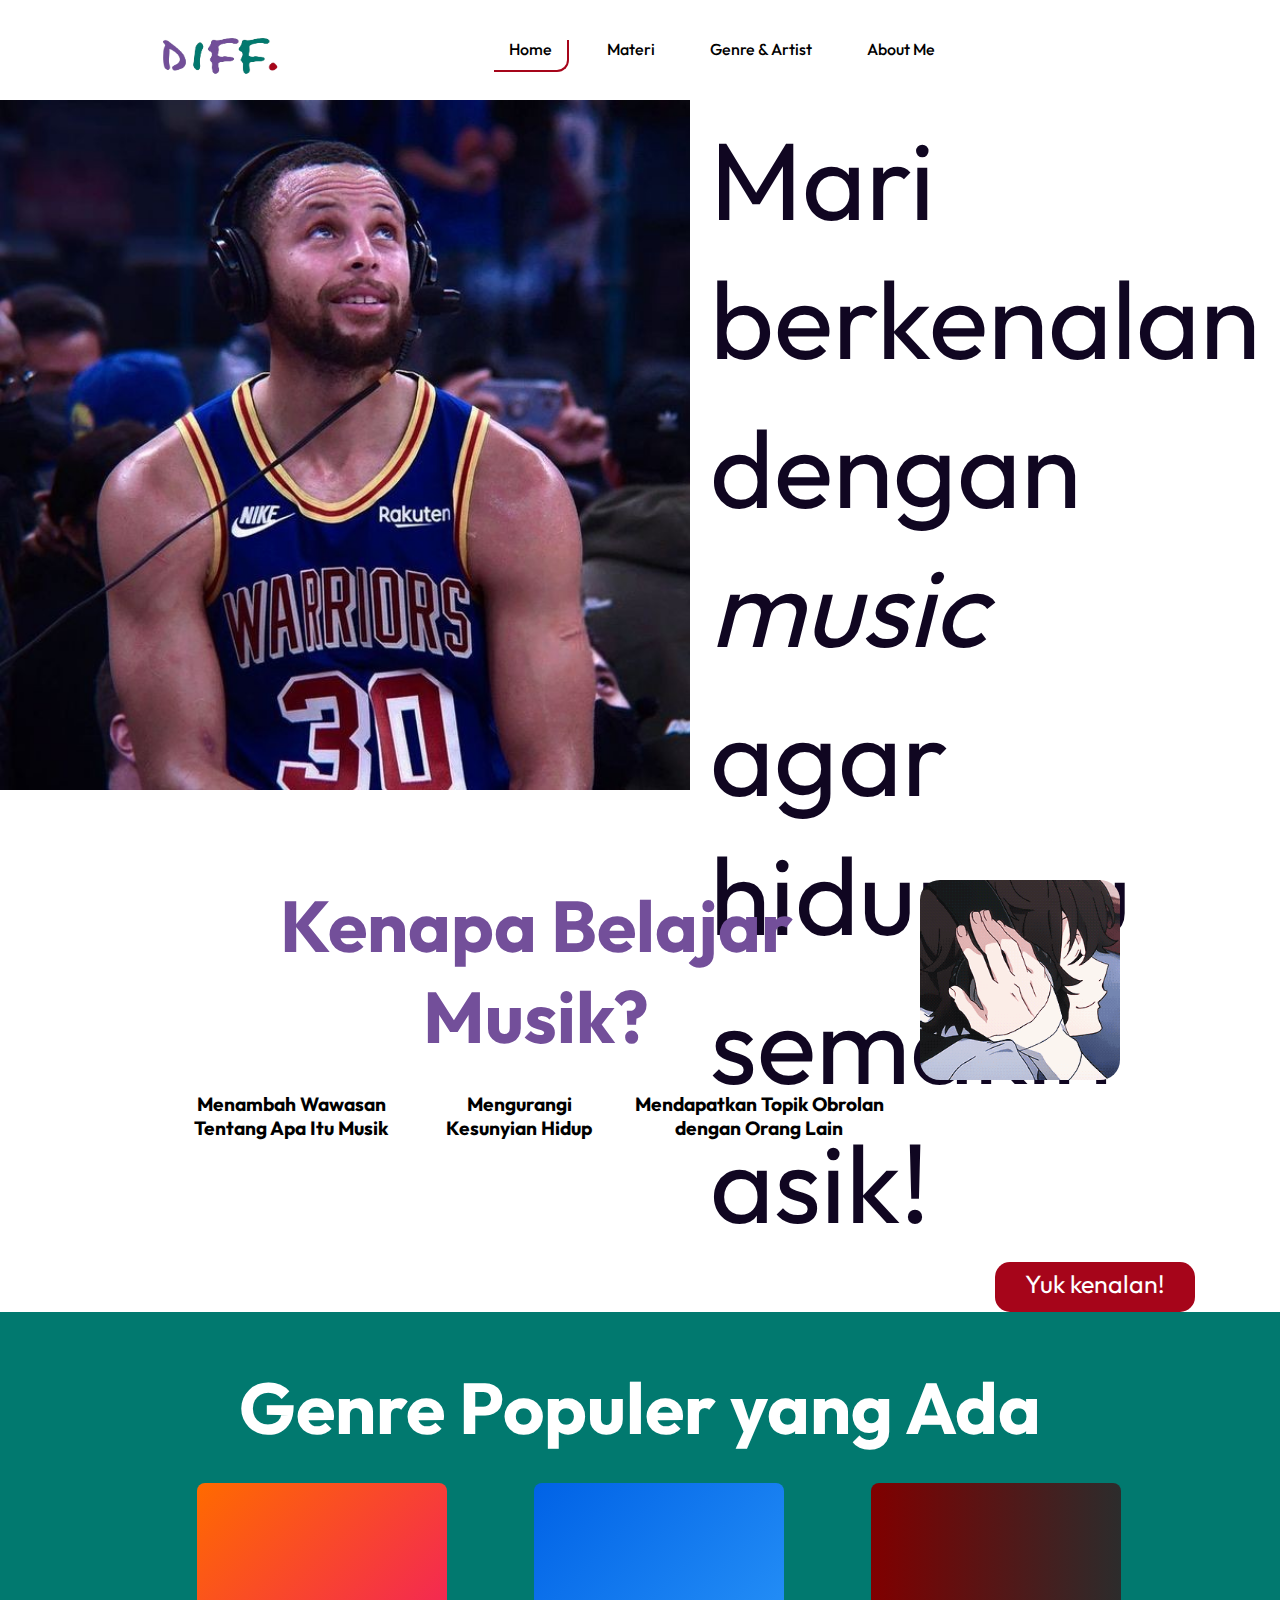
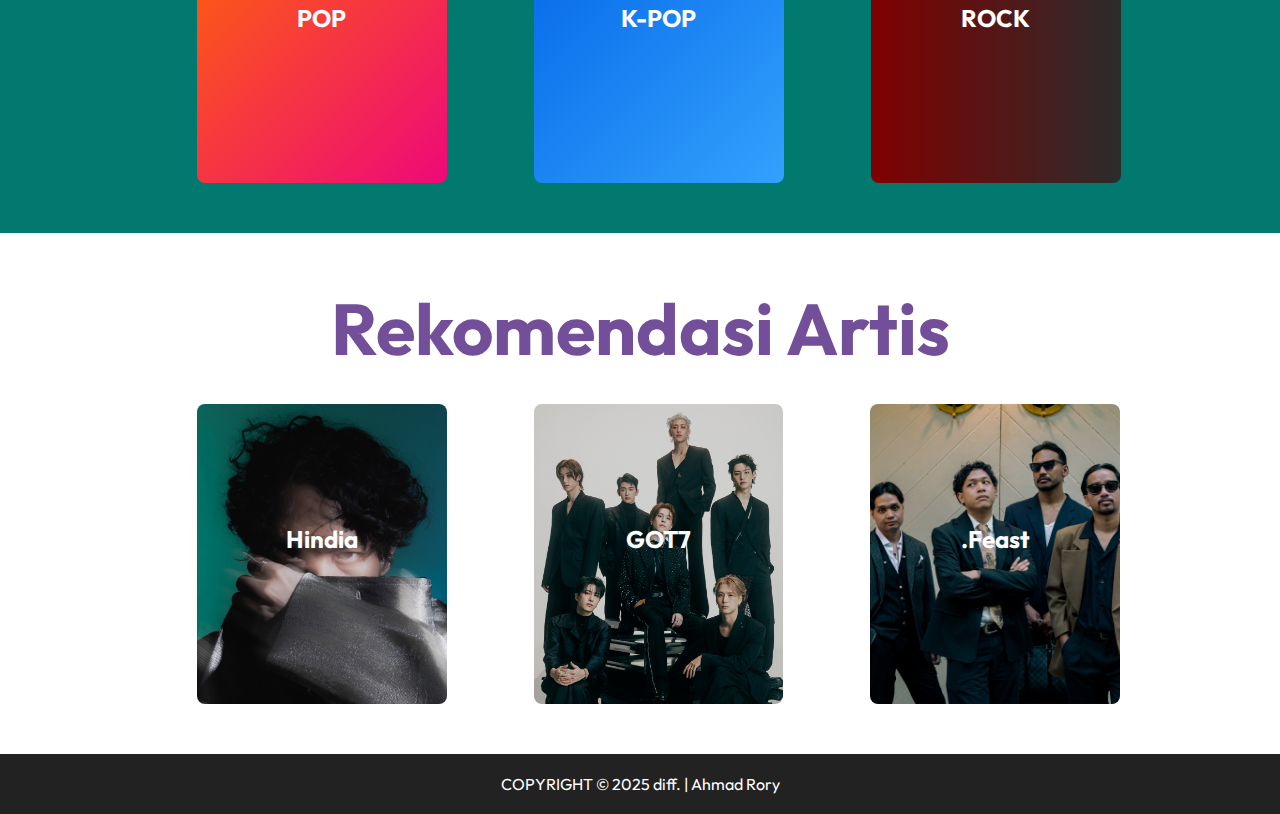
<file: index.html>
<!DOCTYPE html>
<html lang="id">
<head>
  <meta charset="UTF-8"/>
  <meta name="viewport" content="width=device-width, initial-scale=1.0"/>
  <title>Ahmad Rory</title>
  <link rel="stylesheet" href="rory.css"/>
  <link href="img/a.png" rel="shortcut icon">
  <link rel="preconnect" href="https://fonts.googleapis.com">
  <link rel="preconnect" href="https://fonts.gstatic.com" crossorigin>
  <link href="https://fonts.googleapis.com/css2?family=Outfit:wght@100..900&display=swap" rel="stylesheet">
</head>

<body>
  <div class="container">
    <nav>
      <div class="logo">
        <img src="img/difflogo.png" alt="Logo">
      </div>
      <div class="menu">
        <ul>
          <li><a href="index.html" class="active">Home</a></li>
          <li><a href="rorymateri.html">Materi</a></li>
          <li><a href="rorygenre.html">Genre &amp; Artist</a></li>
          <li><a href="roryabout.html">About Me</a></li>
        </ul>
      </div>
    </nav>
  </div>

  <section class="atasan">
    <div class="atasan-inner">
      <div class="atasangam">
        <img src="img/curry.jpg">
      </div>
      <div class="atasantek">
        <p>Mari berkenalan</p>
        <p>dengan <i>music</i></p>
        <p>agar hidupmu</p>
        <p>semakin asik!</p>
        <div class="start">
          <a href="rorymateri.html">Yuk kenalan!</a>
        </div>
      </div>
    </div>
  </section>

  <section class="kenapa">
    <div class="kenapa-inner">
      <div class="kenapatek">
        <h1>Kenapa Belajar Musik?</h1>
        <div class="kenapatekk">
            <div class="kt1">
                <h4>Menambah Wawasan Tentang Apa Itu Musik</h4>
            </div>
            <div class="kt2">
                <h4>Mengurangi Kesunyian Hidup</h4>
            </div>
            <div class="kt3">
                <h4>Mendapatkan Topik Obrolan dengan Orang Lain</h4>
            </div>
        </div>
      </div>
      <div class="kenapagam">
        <img src="img/osdazzg.gif" alt="Ilustrasi Kenapa">
      </div>
    </div>
  </section>

  <section class="genpop">
    <div class="genpop-inner">
      <h1>Genre Populer yang Ada</h1>
      <div class="gencard">
        <a href="rorypop.html" class="card-link">
            <div class="genpop1">
                <h2>POP</h2>
            </div>
        </a>
        <a href="rorykpop.html" class="card-link">
            <div class="genpop2">
                <h2>K-POP</h2>
            </div>
        </a>
        <a href="roryhh.html" class="card-link">
            <div class="genpop3">
                <h2>ROCK</h2>
            </div>
        </a>
      </div>
    </div>
  </section>

  <section class="artisrec">
    <div class="artisrec-inner">
        <h1>Rekomendasi Artis</h1>
        <div class="artcard">
            <div class="artrec1">
                <h2>Hindia</h2>
            </div>
            <div class="artrec2">
                <h2>GOT7</h2>
            </div>
            <div class="artrec3">
                <h2>.Feast</h2>
            </div>
        </div>
    </div>
  </section>

  <footer>
    <p>COPYRIGHT &copy; 2025 diff. | 
    <a href="https://www.instagram.com/finetudei/" target="_blank">Ahmad Rory</a></p>
  </footer>
</body>
</html>
</file>
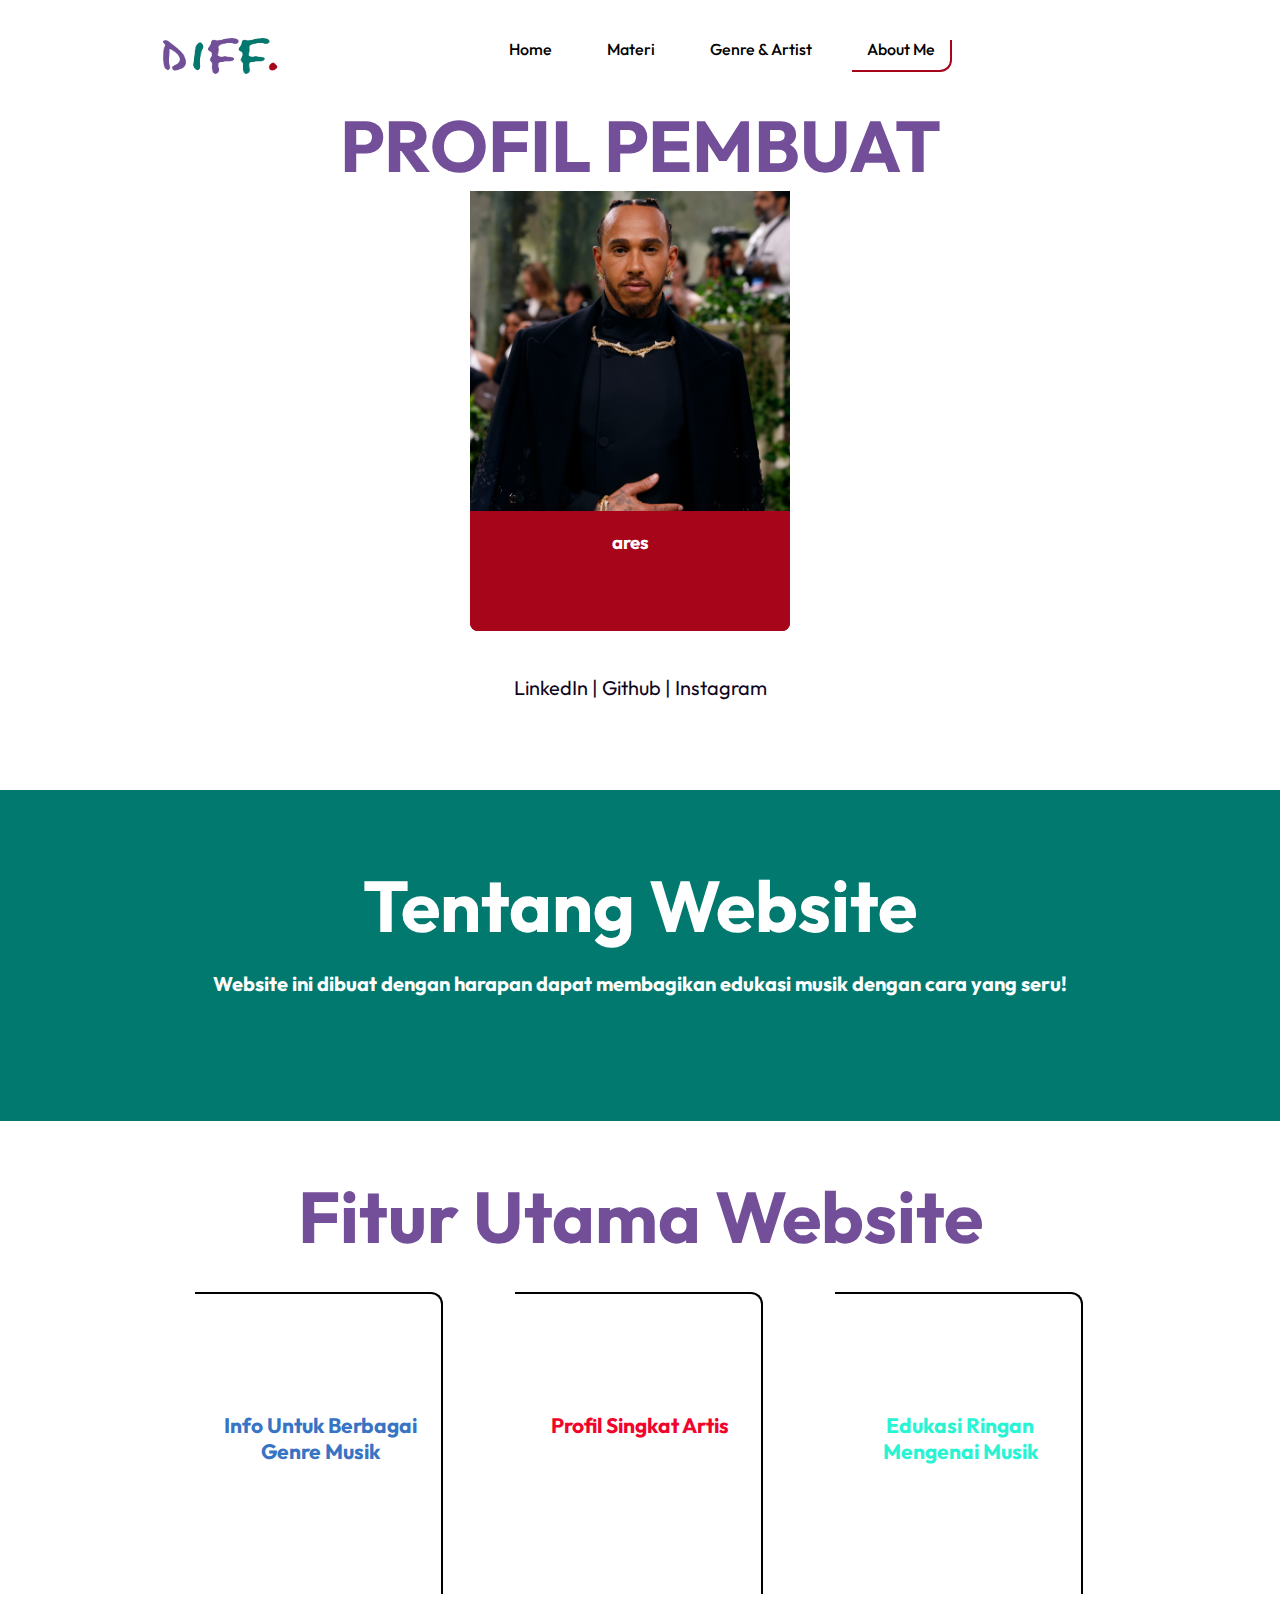
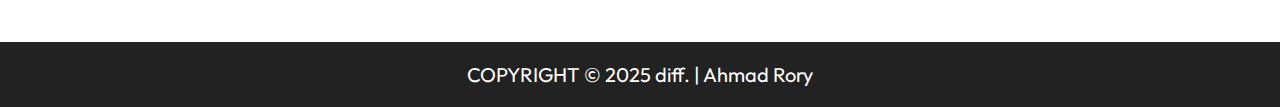
<file: roryabout.html>
<!DOCTYPE html>
<html lang="id">
<head>
  <meta charset="UTF-8"/>
  <meta name="viewport" content="width=device-width, initial-scale=1.0"/>
  <title>Ahmad Rory</title>
  <link rel="stylesheet" href="roryabout.css"/>
  <link href="img/a.png" rel="shortcut icon">
  <link rel="preconnect" href="https://fonts.googleapis.com">
  <link rel="preconnect" href="https://fonts.gstatic.com" crossorigin>
  <link href="https://fonts.googleapis.com/css2?family=Outfit:wght@100..900&display=swap" rel="stylesheet">
</head>

<body>
  <div class="container">
    <nav>
      <div class="logo">
        <img src="img/difflogo.png" alt="Logo">
      </div>
      <div class="menu">
        <ul>
          <li><a href="index.html">Home</a></li>
          <li><a href="rorymateri.html">Materi</a></li>
          <li><a href="rorygenre.html">Genre &amp; Artist</a></li>
          <li><a href="roryabout.html" class="active">About Me</a></li>
        </ul>
      </div>
    </nav>
  </div>

  <section class="profil">
    <div class="profil-inner">
        <h1>PROFIL PEMBUAT</h1>
        <div class="prof">
          <div class="profgam">
            <img src="img/xnda.jpg">
          </div>
          <div class="proftek">
            <h3>ares</h3>
          </div>
        </div>
        <p><a href="https://www.linkedin.com/in/ahmadrory">LinkedIn</a> | <a href="https://github.com/arescnvs">Github</a>
          | <a href="https://www.instagram.com/finetudei/">Instagram</a>
        </p>
    </div>
  </section>

  <section class="boutta">
    <div class="boutta-inner">
        <h1>Tentang Website</h1>
        <h4>Website ini dibuat dengan harapan dapat membagikan edukasi musik dengan cara yang seru!
        </h4>
    </div>
  </section>

  <section class="fitur">
    <div class="fitur-inner">
        <h1>Fitur Utama Website</h1>
        <div class="fitcard">
            <div class="fit1">
                <h4>Info Untuk Berbagai Genre Musik</h4>
            </div>
            <div class="fit2">
                <h4>Profil Singkat Artis</h4>
            </div>
            <div class="fit3">
                <h4>Edukasi Ringan Mengenai Musik</h4>
            </div>
        </div>
    </div>
  </section>

  <footer>
    <p>COPYRIGHT &copy; 2025 diff. | 
    <a href="https://www.instagram.com/finetudei/" target="_blank">Ahmad Rory</a></p>
  </footer>
</body>
</html>
</file>
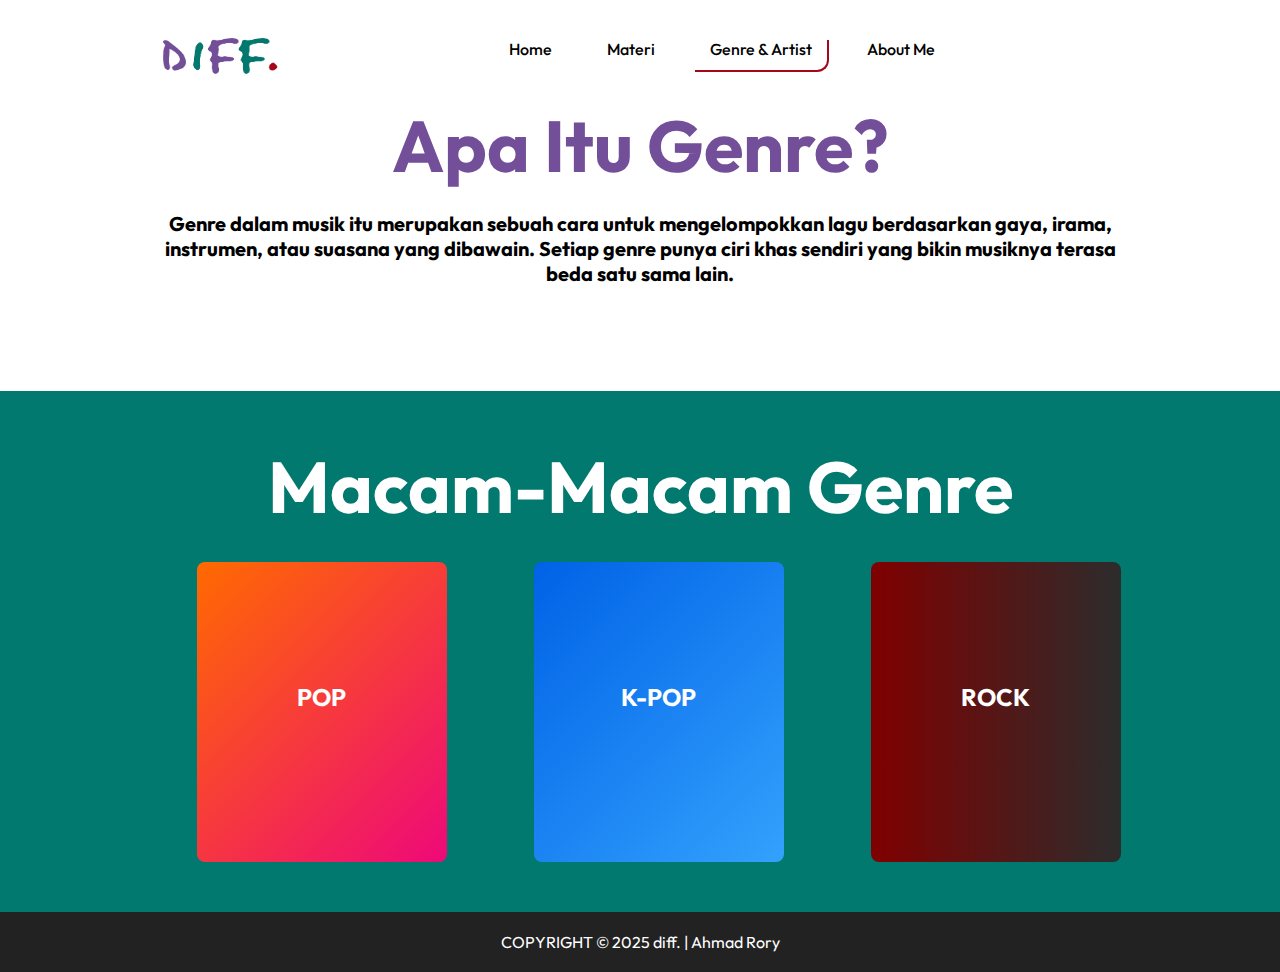
<file: rorygenre.html>
<!DOCTYPE html>
<html lang="id">
<head>
  <meta charset="UTF-8"/>
  <meta name="viewport" content="width=device-width, initial-scale=1.0"/>
  <title>Ahmad Rory</title>
  <link rel="stylesheet" href="rorygenre.css"/>
  <link href="img/a.png" rel="shortcut icon">
  <link rel="preconnect" href="https://fonts.googleapis.com">
  <link rel="preconnect" href="https://fonts.gstatic.com" crossorigin>
  <link href="https://fonts.googleapis.com/css2?family=Outfit:wght@100..900&display=swap" rel="stylesheet">
</head>

<body>
  <div class="container">
    <nav>
      <div class="logo">
        <img src="img/difflogo.png" alt="Logo">
      </div>
      <div class="menu">
        <ul>
          <li><a href="index.html">Home</a></li>
          <li><a href="rorymateri.html">Materi</a></li>
          <li><a href="rorygenre.html" class="active">Genre &amp; Artist</a></li>
          <li><a href="roryabout.html">About Me</a></li>
        </ul>
      </div>
    </nav>
  </div>

  <section class="penjelasan">
    <div class="penjelasan-inner">
        <h1>Apa Itu Genre?</h1>
        <h4>Genre dalam musik itu merupakan sebuah cara untuk mengelompokkan lagu berdasarkan gaya, irama, instrumen, atau suasana yang dibawain. 
            Setiap genre punya ciri khas sendiri yang bikin musiknya terasa beda satu sama lain.
        </h4>
    </div>
  </section>

  <section class="genre">
    <div class="genre-inner">
      <h1>Macam-Macam Genre</h1>
      <div class="gecard">
        <a href="rorypop.html" class="card-link">
            <div class="genre1">
                <h2>POP</h2>
            </div>
        </a>
        <a href="rorykpop.html" class="card-link">
            <div class="genre2">
                <h2>K-POP</h2>
            </div>
        </a>
        <a href="roryhh.html" class="card-link">
            <div class="genre3">
                <h2>ROCK</h2>
            </div>
        </a>
      </div>
    </div>
  </section>

  <footer>
    <p>COPYRIGHT &copy; 2025 diff. | 
    <a href="https://www.instagram.com/finetudei/" target="_blank">Ahmad Rory</a></p>
  </footer>
</body>
</html>
</file>
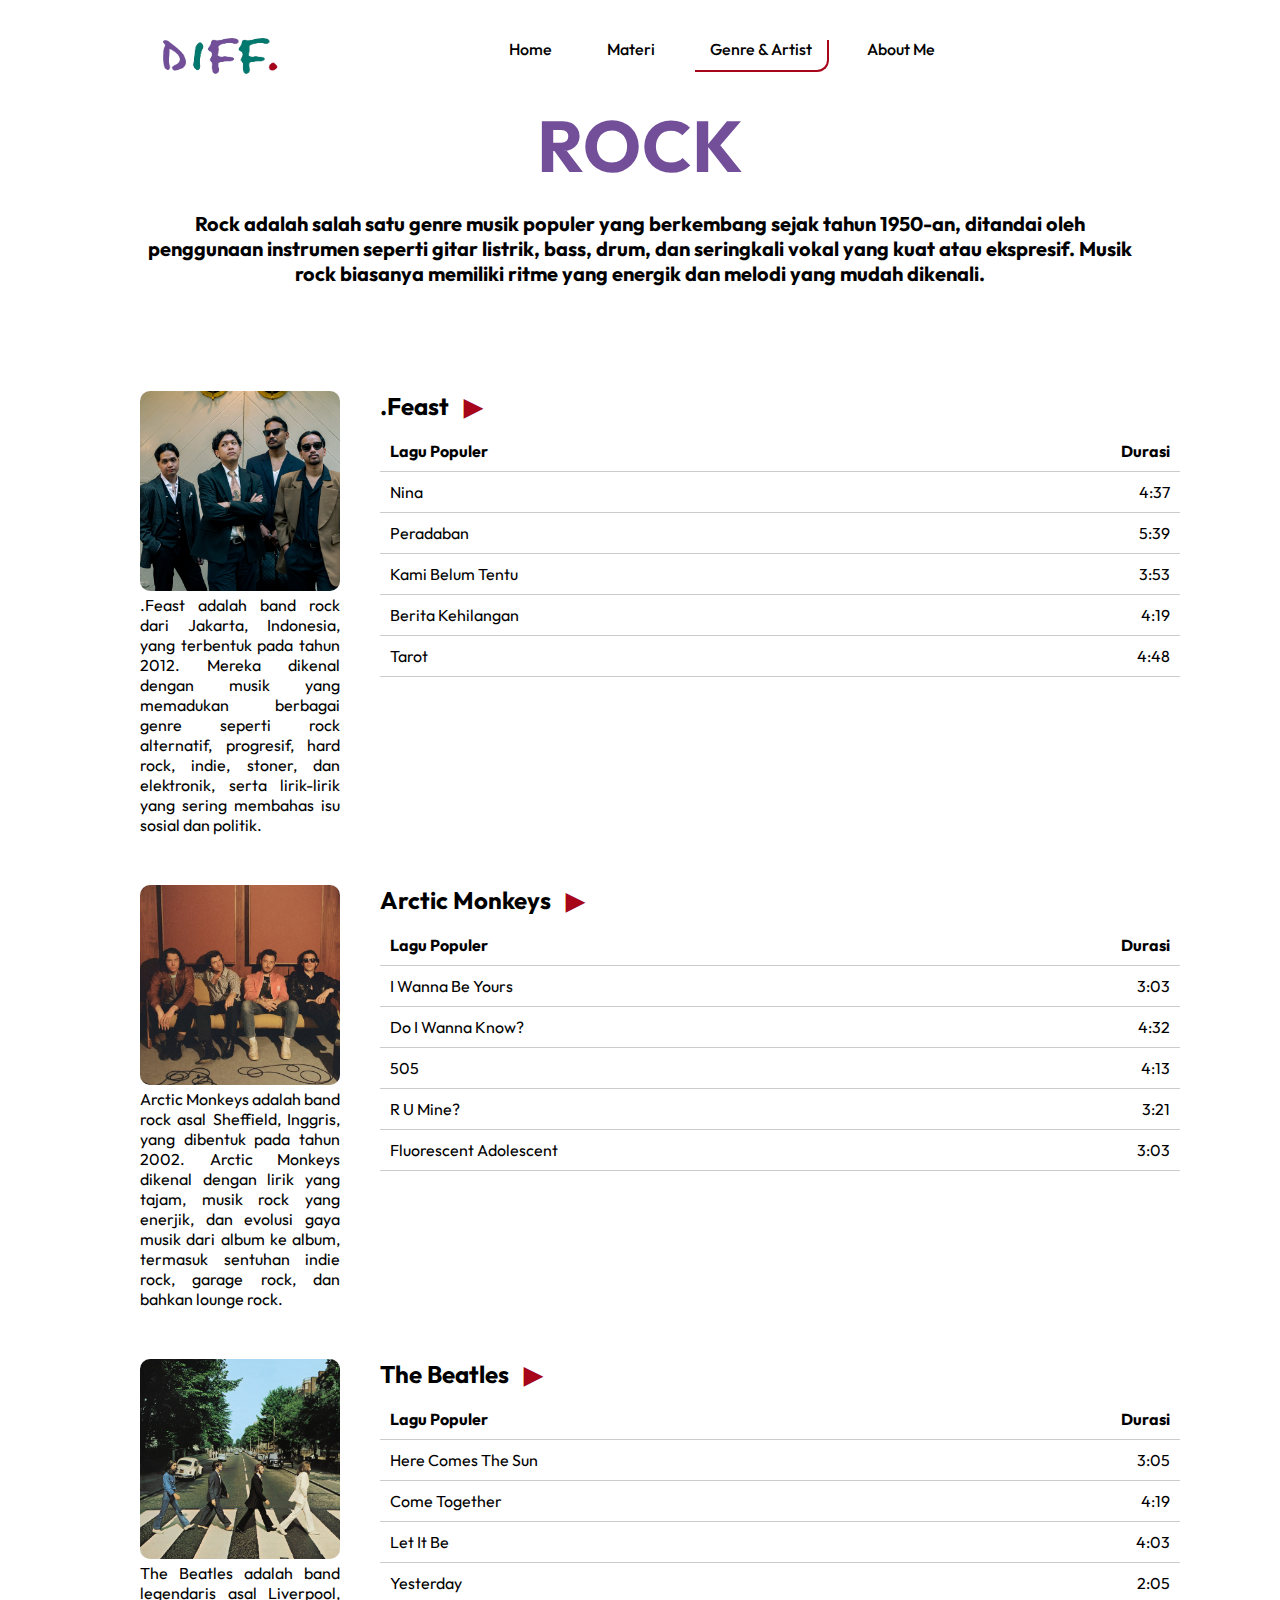
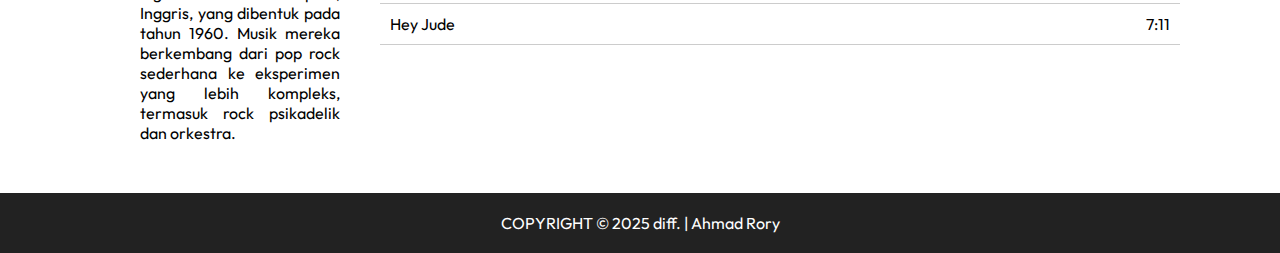
<file: roryhh.html>
<!DOCTYPE html>
<html lang="id">
<head>
  <meta charset="UTF-8"/>
  <meta name="viewport" content="width=device-width, initial-scale=1.0"/>
  <title>Ahmad Rory</title>
  <link rel="stylesheet" href="roryart.css"/>
  <link href="img/a.png" rel="shortcut icon">
  <link rel="preconnect" href="https://fonts.googleapis.com">
  <link rel="preconnect" href="https://fonts.gstatic.com" crossorigin>
  <link href="https://fonts.googleapis.com/css2?family=Outfit:wght@100..900&display=swap" rel="stylesheet">
</head>

<body>
  <div class="container">
    <nav>
      <div class="logo">
        <img src="img/difflogo.png" alt="Logo">
      </div>
      <div class="menu">
        <ul>
          <li><a href="index.html">Home</a></li>
          <li><a href="rorymateri.html">Materi</a></li>
          <li><a href="rorygenre.html" class="active">Genre &amp; Artist</a></li>
          <li><a href="roryabout.html">About Me</a></li>
        </ul>
      </div>
    </nav>
  </div>

  <section class="penjelasan">
    <div class="penjelasan-inner">
        <h1>ROCK</h1>
        <h4>Rock adalah salah satu genre musik populer yang berkembang sejak tahun 1950-an, 
            ditandai oleh penggunaan instrumen seperti gitar listrik, bass, drum, dan seringkali vokal 
            yang kuat atau ekspresif. Musik rock biasanya memiliki ritme yang energik dan melodi yang mudah dikenali.
        </h4>
    </div>
  </section>

  <div class="artis-wrapper">
    <section class="artis-container">
        <div class="artkiri">
            <img src="img/feast.jpg">
            <p>.Feast adalah band rock dari Jakarta, Indonesia, yang terbentuk pada tahun 2012. 
                Mereka dikenal dengan musik yang memadukan berbagai genre seperti rock alternatif, progresif, hard rock, indie, stoner, dan elektronik, 
                serta lirik-lirik yang sering membahas isu sosial dan politik.
            </p>
        </div>
        <div class="artkanan">
            <h1>.Feast <a class="play-button" href="https://music.youtube.com/channel/UCOaaWFF_QZrzbh-IO85UzNA?si=lqQnPe5guBvqLcT5" target="_blank">▶</a></h1>
            <table class="lagu">
                <thead>
                    <tr>
                        <th>Lagu Populer</th>
                        <th>Durasi</th>
                    </tr>
                </thead>
                <tbody>
                    <tr><td>Nina</td><td class="time">4:37</td></tr>
                    <tr><td>Peradaban</td><td class="time">5:39</td></tr>
                    <tr><td>Kami Belum Tentu</td><td class="time">3:53</td></tr>
                    <tr><td>Berita Kehilangan</td><td class="time">4:19</td></tr>
                    <tr><td>Tarot</td><td class="time">4:48</td></tr>
                </tbody>
            </table>
        </div>
    </section>

    <section class="artis-container">
        <div class="artkiri">
            <img src="img/arcticc.jpg">
            <p>Arctic Monkeys adalah band rock asal Sheffield, Inggris, yang dibentuk pada tahun 2002. 
                Arctic Monkeys dikenal dengan lirik yang tajam, musik rock yang enerjik, dan evolusi gaya musik dari album ke album, 
                termasuk sentuhan indie rock, garage rock, dan bahkan lounge rock.
            </p>
        </div>
        <div class="artkanan">
            <h1>Arctic Monkeys <a class="play-button" href="https://music.youtube.com/channel/UC8Yu1_yfN5qPh601Y4btsYw?si=gYMLbGJrBYuUcpKI" target="_blank">▶</a></h1>
            <table class="lagu">
                <thead>
                    <tr>
                        <th>Lagu Populer</th>
                        <th>Durasi</th>
                    </tr>
                </thead>
                <tbody>
                    <tr><td>I Wanna Be Yours</td><td class="time">3:03</td></tr>
                    <tr><td>Do I Wanna Know?</td><td class="time">4:32</td></tr>
                    <tr><td>505</td><td class="time">4:13</td></tr>
                    <tr><td>R U Mine?</td><td class="time">3:21</td></tr>
                    <tr><td>Fluorescent Adolescent</td><td class="time">3:03</td></tr>
                </tbody>
            </table>
        </div>
    </section>

    <section class="artis-container">
        <div class="artkiri">
            <img src="img/beatles.jpg">
            <p>The Beatles adalah band legendaris asal Liverpool, Inggris, yang dibentuk pada tahun 1960. 
                Musik mereka berkembang dari pop rock sederhana ke eksperimen yang lebih kompleks, termasuk rock psikadelik dan orkestra.
            </p>
        </div>
        <div class="artkanan">
            <h1>The Beatles <a class="play-button" href="https://music.youtube.com/channel/UC2XdaAVUannpujzv32jcouQ?si=tm-vHsg__Jv3ckze" target="_blank">▶</a></h1>
            <table class="lagu">
                <thead>
                    <tr>
                        <th>Lagu Populer</th>
                        <th>Durasi</th>
                    </tr>
                </thead>
                <tbody>
                    <tr><td>Here Comes The Sun</td><td class="time">3:05</td></tr>
                    <tr><td>Come Together</td><td class="time">4:19</td></tr>
                    <tr><td>Let It Be</td><td class="time">4:03</td></tr>
                    <tr><td>Yesterday</td><td class="time">2:05</td></tr>
                    <tr><td>Hey Jude</td><td class="time">7:11</td></tr>
                </tbody>
            </table>
        </div>
    </section>
  </div>

  <footer>
    <p>COPYRIGHT &copy; 2025 diff. | 
    <a href="https://www.instagram.com/finetudei/" target="_blank">Ahmad Rory</a></p>
  </footer>
</body>
</html>
</file>
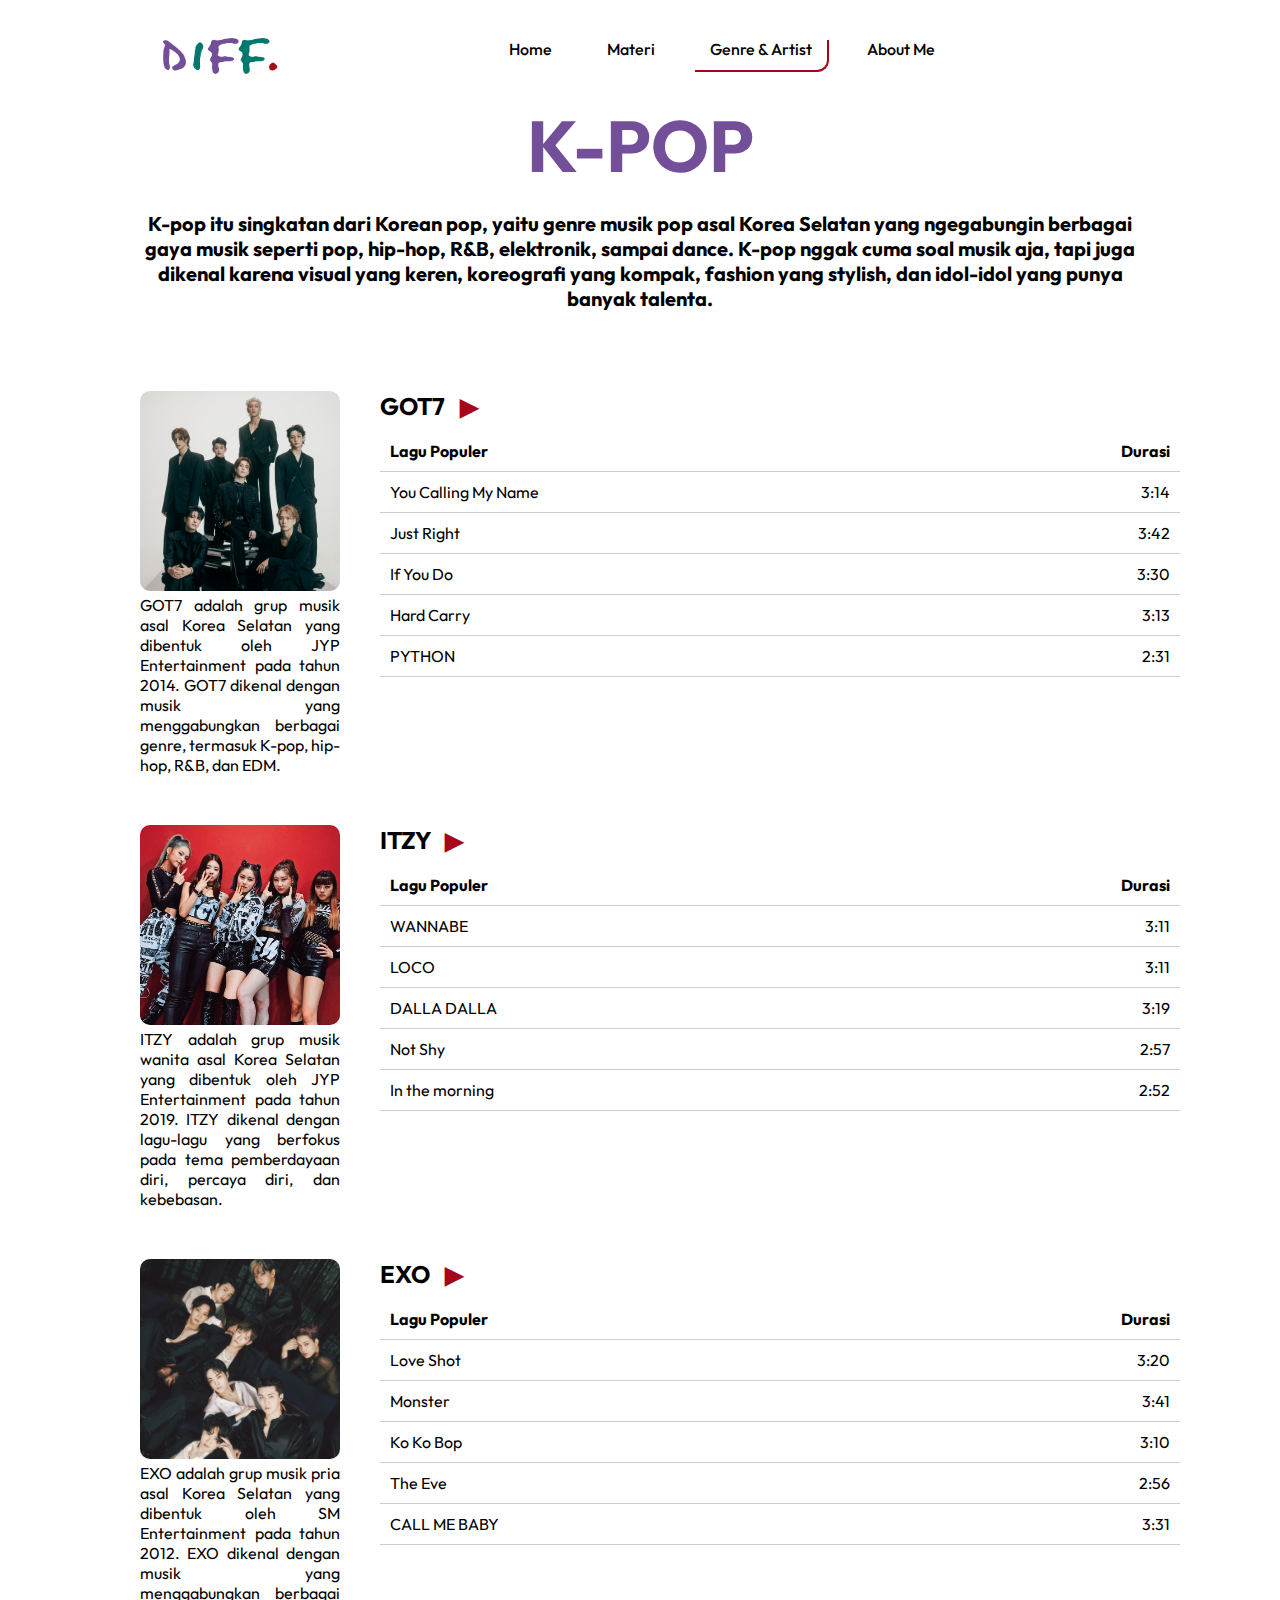
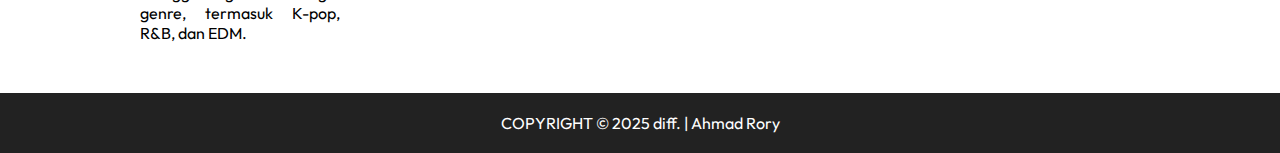
<file: rorykpop.html>
<!DOCTYPE html>
<html lang="id">
<head>
  <meta charset="UTF-8"/>
  <meta name="viewport" content="width=device-width, initial-scale=1.0"/>
  <title>Ahmad Rory</title>
  <link rel="stylesheet" href="roryart.css"/>
  <link href="img/a.png" rel="shortcut icon">
  <link rel="preconnect" href="https://fonts.googleapis.com">
  <link rel="preconnect" href="https://fonts.gstatic.com" crossorigin>
  <link href="https://fonts.googleapis.com/css2?family=Outfit:wght@100..900&display=swap" rel="stylesheet">
</head>

<body>
  <div class="container">
    <nav>
      <div class="logo">
        <img src="img/difflogo.png" alt="Logo">
      </div>
      <div class="menu">
        <ul>
          <li><a href="index.html">Home</a></li>
          <li><a href="rorymateri.html">Materi</a></li>
          <li><a href="rorygenre.html" class="active">Genre &amp; Artist</a></li>
          <li><a href="roryabout.html">About Me</a></li>
        </ul>
      </div>
    </nav>
  </div>

  <section class="penjelasan">
    <div class="penjelasan-inner">
        <h1>K-POP</h1>
        <h4>K-pop itu singkatan dari Korean pop, yaitu genre musik pop asal Korea Selatan yang ngegabungin berbagai gaya musik 
            seperti pop, hip-hop, R&B, elektronik, sampai dance. K-pop nggak cuma soal musik aja, 
            tapi juga dikenal karena visual yang keren, koreografi yang kompak, fashion yang stylish, dan idol-idol yang punya banyak talenta.
        </h4>
    </div>
  </section>

  <div class="artis-wrapper">
    <section class="artis-container">
        <div class="artkiri">
            <img src="img/got7.jpg">
            <p>GOT7 adalah grup musik asal Korea Selatan yang dibentuk oleh JYP Entertainment pada tahun 2014. 
                GOT7 dikenal dengan musik yang menggabungkan berbagai genre, termasuk K-pop, hip-hop, R&B, dan EDM.
            </p>
        </div>
        <div class="artkanan">
            <h1>GOT7 <a class="play-button" href="https://music.youtube.com/channel/UCt6iMzxE-sUMbJGHTxXj1Dw?si=20wvnfepeNEdlOnU" target="_blank">▶</a></h1>
            <table class="lagu">
                <thead>
                    <tr>
                        <th>Lagu Populer</th>
                        <th>Durasi</th>
                    </tr>
                </thead>
                <tbody>
                    <tr><td>You Calling My Name</td><td class="time">3:14</td></tr>
                    <tr><td>Just Right</td><td class="time">3:42</td></tr>
                    <tr><td>If You Do</td><td class="time">3:30</td></tr>
                    <tr><td>Hard Carry</td><td class="time">3:13</td></tr>
                    <tr><td>PYTHON</td><td class="time">2:31</td></tr>
                </tbody>
            </table>
        </div>
    </section>

    <section class="artis-container">
        <div class="artkiri">
            <img src="img/itzy.jpg">
            <p>ITZY adalah grup musik wanita asal Korea Selatan yang dibentuk oleh JYP Entertainment pada tahun 2019. 
                ITZY dikenal dengan lagu-lagu yang berfokus pada tema pemberdayaan diri, percaya diri, dan kebebasan.
            </p>
        </div>
        <div class="artkanan">
            <h1>ITZY <a class="play-button" href="https://music.youtube.com/channel/UCTP45_DE3fMLujU8sZ-MBzw?si=hbsl-NoUr2JJW6N-" target="_blank">▶</a></h1>
            <table class="lagu">
                <thead>
                    <tr>
                        <th>Lagu Populer</th>
                        <th>Durasi</th>
                    </tr>
                </thead>
                <tbody>
                    <tr><td>WANNABE</td><td class="time">3:11</td></tr>
                    <tr><td>LOCO</td><td class="time">3:11</td></tr>
                    <tr><td>DALLA DALLA</td><td class="time">3:19</td></tr>
                    <tr><td>Not Shy</td><td class="time">2:57</td></tr>
                    <tr><td>In the morning</td><td class="time">2:52</td></tr>
                </tbody>
            </table>
        </div>
    </section>

    <section class="artis-container">
        <div class="artkiri">
            <img src="img/exo.jpg">
            <p>EXO adalah grup musik pria asal Korea Selatan yang dibentuk oleh SM Entertainment pada tahun 2012. 
                EXO dikenal dengan musik yang menggabungkan berbagai genre, termasuk K-pop, R&B, dan EDM.
            </p>
        </div>
        <div class="artkanan">
            <h1>EXO <a class="play-button" href="https://music.youtube.com/channel/UCEUX9tUYqTFfPQdAgVNsKTA?si=QimLo75hFuYM5Ov8" target="_blank">▶</a></h1>
            <table class="lagu">
                <thead>
                    <tr>
                        <th>Lagu Populer</th>
                        <th>Durasi</th>
                    </tr>
                </thead>
                <tbody>
                    <tr><td>Love Shot</td><td class="time">3:20</td></tr>
                    <tr><td>Monster</td><td class="time">3:41</td></tr>
                    <tr><td>Ko Ko Bop</td><td class="time">3:10</td></tr>
                    <tr><td>The Eve</td><td class="time">2:56</td></tr>
                    <tr><td>CALL ME BABY</td><td class="time">3:31</td></tr>
                </tbody>
            </table>
        </div>
    </section>
  </div>

  <footer>
    <p>COPYRIGHT &copy; 2025 diff. | 
    <a href="https://www.instagram.com/finetudei/" target="_blank">Ahmad Rory</a></p>
  </footer>
</body>
</html>
</file>
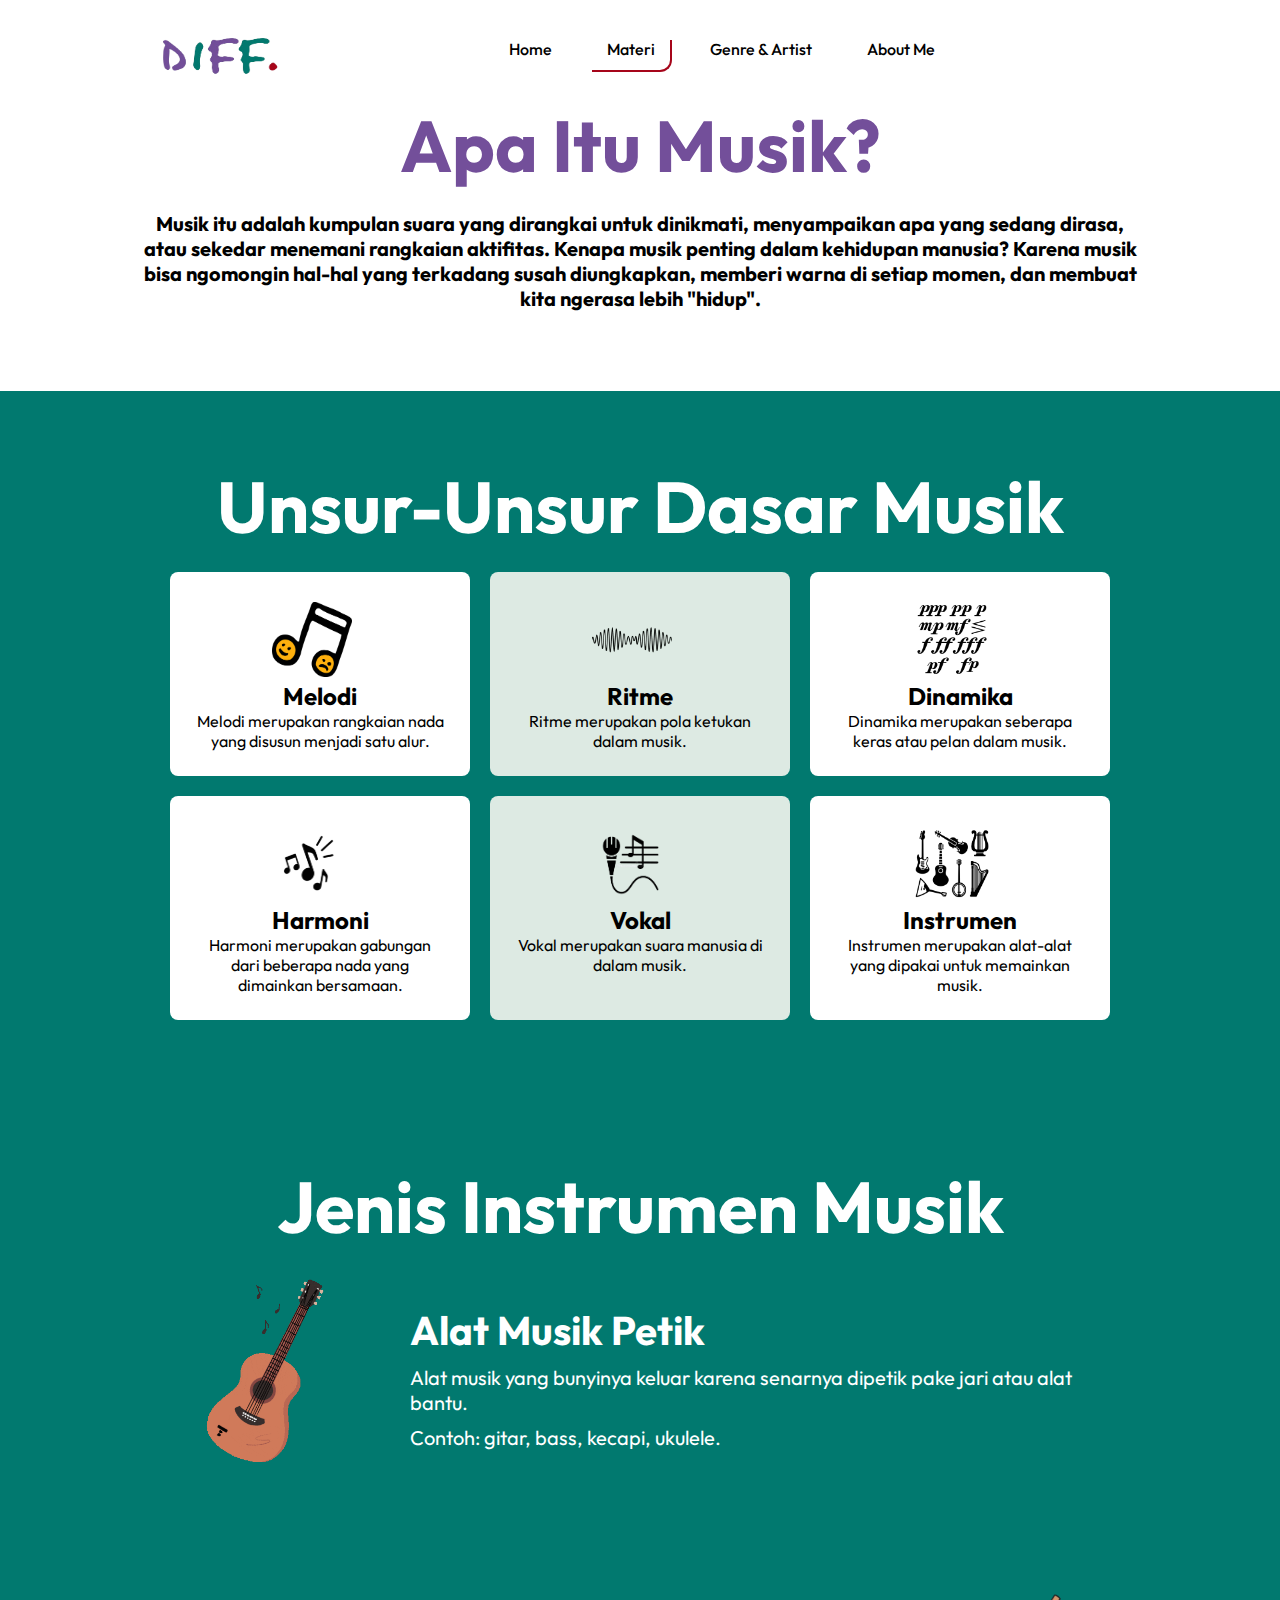
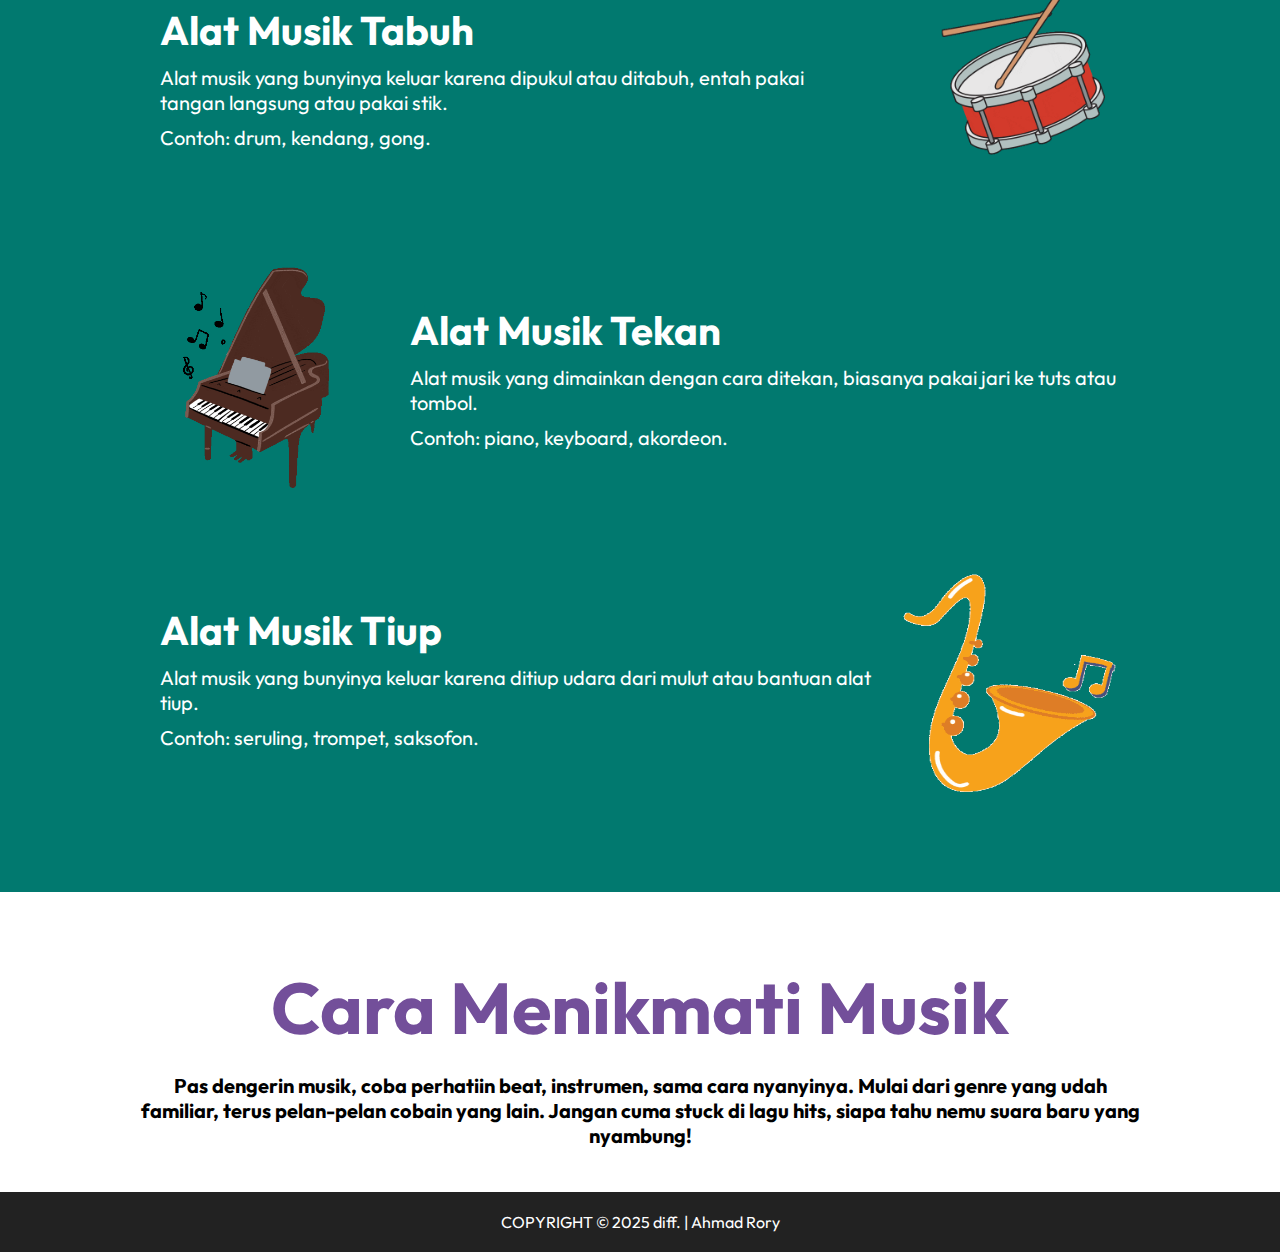
<file: rorymateri.html>
<!DOCTYPE html>
<html lang="id">
<head>
  <meta charset="UTF-8"/>
  <meta name="viewport" content="width=device-width, initial-scale=1.0"/>
  <title>Ahmad Rory</title>
  <link rel="stylesheet" href="rorymateri.css"/>
  <link href="img/a.png" rel="shortcut icon">
  <link rel="preconnect" href="https://fonts.googleapis.com">
  <link rel="preconnect" href="https://fonts.gstatic.com" crossorigin>
  <link href="https://fonts.googleapis.com/css2?family=Outfit:wght@100..900&display=swap" rel="stylesheet">
</head>

<body>
  <div class="container">
    <nav>
      <div class="logo">
        <img src="img/difflogo.png" alt="Logo">
      </div>
      <div class="menu">
        <ul>
          <li><a href="index.html">Home</a></li>
          <li><a href="rorymateri.html" class="active">Materi</a></li>
          <li><a href="rorygenre.html">Genre &amp; Artist</a></li>
          <li><a href="roryabout.html">About Me</a></li>
        </ul>
      </div>
    </nav>
  </div>

  <section class="apatu">
    <div class="apatu-inner">
        <h1>Apa Itu Musik?</h1>
        <h4>Musik itu adalah kumpulan suara yang dirangkai untuk dinikmati, menyampaikan apa yang sedang dirasa,
          atau sekedar menemani rangkaian aktifitas. Kenapa musik penting dalam kehidupan manusia? Karena musik bisa
          ngomongin hal-hal yang terkadang susah diungkapkan, memberi warna di setiap momen, dan membuat kita ngerasa lebih &quot;hidup&quot;.
        </h4>
    </div>
  </section>

  <section class="unsdas">
    <div class="unsdas-inner">
        <h1>Unsur-Unsur Dasar Musik</h1>
        <div class="unscard">
            <div class="ud1">
                <img src="img/melodi.png">
                <h2>Melodi</h2>
                <p>Melodi merupakan rangkaian nada yang disusun menjadi satu alur.</p>
            </div>
            <div class="ud2">
                <img src="img/ritme.png">
                <h2>Ritme</h2>
                <p>Ritme merupakan pola ketukan dalam musik.</p>
            </div>
            <div class="ud3">
                <img src="img/dinamika.png">
                <h2>Dinamika</h2>
                <p>Dinamika merupakan seberapa keras atau pelan dalam musik.</p>
            </div>
            <div class="ud1">
                <img src="img/harmoni.png">
                <h2>Harmoni</h2>
                <p>Harmoni merupakan gabungan dari beberapa nada yang dimainkan
                  bersamaan.
                </p>
            </div>
            <div class="ud2">
                <img src="img/vokal.png">
                <h2>Vokal</h2>
                <p>Vokal merupakan suara manusia di dalam musik.</p>
            </div>
            <div class="ud3">
                <img src="img/instrumen.png">
                <h2>Instrumen</h2>
                <p>Instrumen merupakan alat-alat yang dipakai untuk memainkan
                  musik.
                </p>
            </div>
        </div>
    </div>
  </section>

  <section class="jenins">
    <div class="jenins-inner">
      <h1>Jenis Instrumen Musik</h1>
      <div class="ji">
        <div class="ji1">
          <img src="img/gitar.gif">
          <div class="jitek">
            <h4>Alat Musik Petik</h4>
            <p>Alat musik yang bunyinya keluar karena senarnya dipetik pake jari atau alat bantu.</p>
            <p>Contoh: gitar, bass, kecapi, ukulele.</p>
          </div>
        </div>
        <div class="ji2">
          <div class="jitek">
            <h4>Alat Musik Tabuh</h4>
            <p>Alat musik yang bunyinya keluar karena dipukul atau ditabuh, entah pakai tangan langsung atau pakai stik.</p>
            <p>Contoh: drum, kendang, gong.</p>
          </div>
          <img src="img/drum.gif">
        </div>
        <div class="ji1">
          <img src="img/piano.gif">
          <div class="jitek">
            <h4>Alat Musik Tekan</h4>
            <p>Alat musik yang dimainkan dengan cara ditekan, biasanya pakai jari ke tuts atau tombol.</p>
            <p>Contoh: piano, keyboard, akordeon.</p>
          </div>
        </div>
        <div class="ji2">
          <div class="jitek">
            <h4>Alat Musik Tiup</h4>
            <p>Alat musik yang bunyinya keluar karena ditiup udara dari mulut atau bantuan alat tiup.</p>
            <p>Contoh: seruling, trompet, saksofon.</p>
          </div>
          <img src="img/saxo.gif">
        </div>
      </div>
    </div>
  </section>

  <section class="camen">
    <div class="camen-inner">
      <h1>Cara Menikmati Musik</h1>
      <h4>Pas dengerin musik, coba perhatiin beat, instrumen, sama cara nyanyinya. Mulai dari genre yang udah familiar, 
        terus pelan-pelan cobain yang lain. Jangan cuma stuck di lagu hits, siapa tahu nemu suara baru yang nyambung!
      </h4>
    </div>
  </section>

  <footer>
    <p>COPYRIGHT &copy; 2025 diff. | 
    <a href="https://www.instagram.com/finetudei/" target="_blank">Ahmad Rory</a></p>
  </footer>
</body>
</html>
</file>
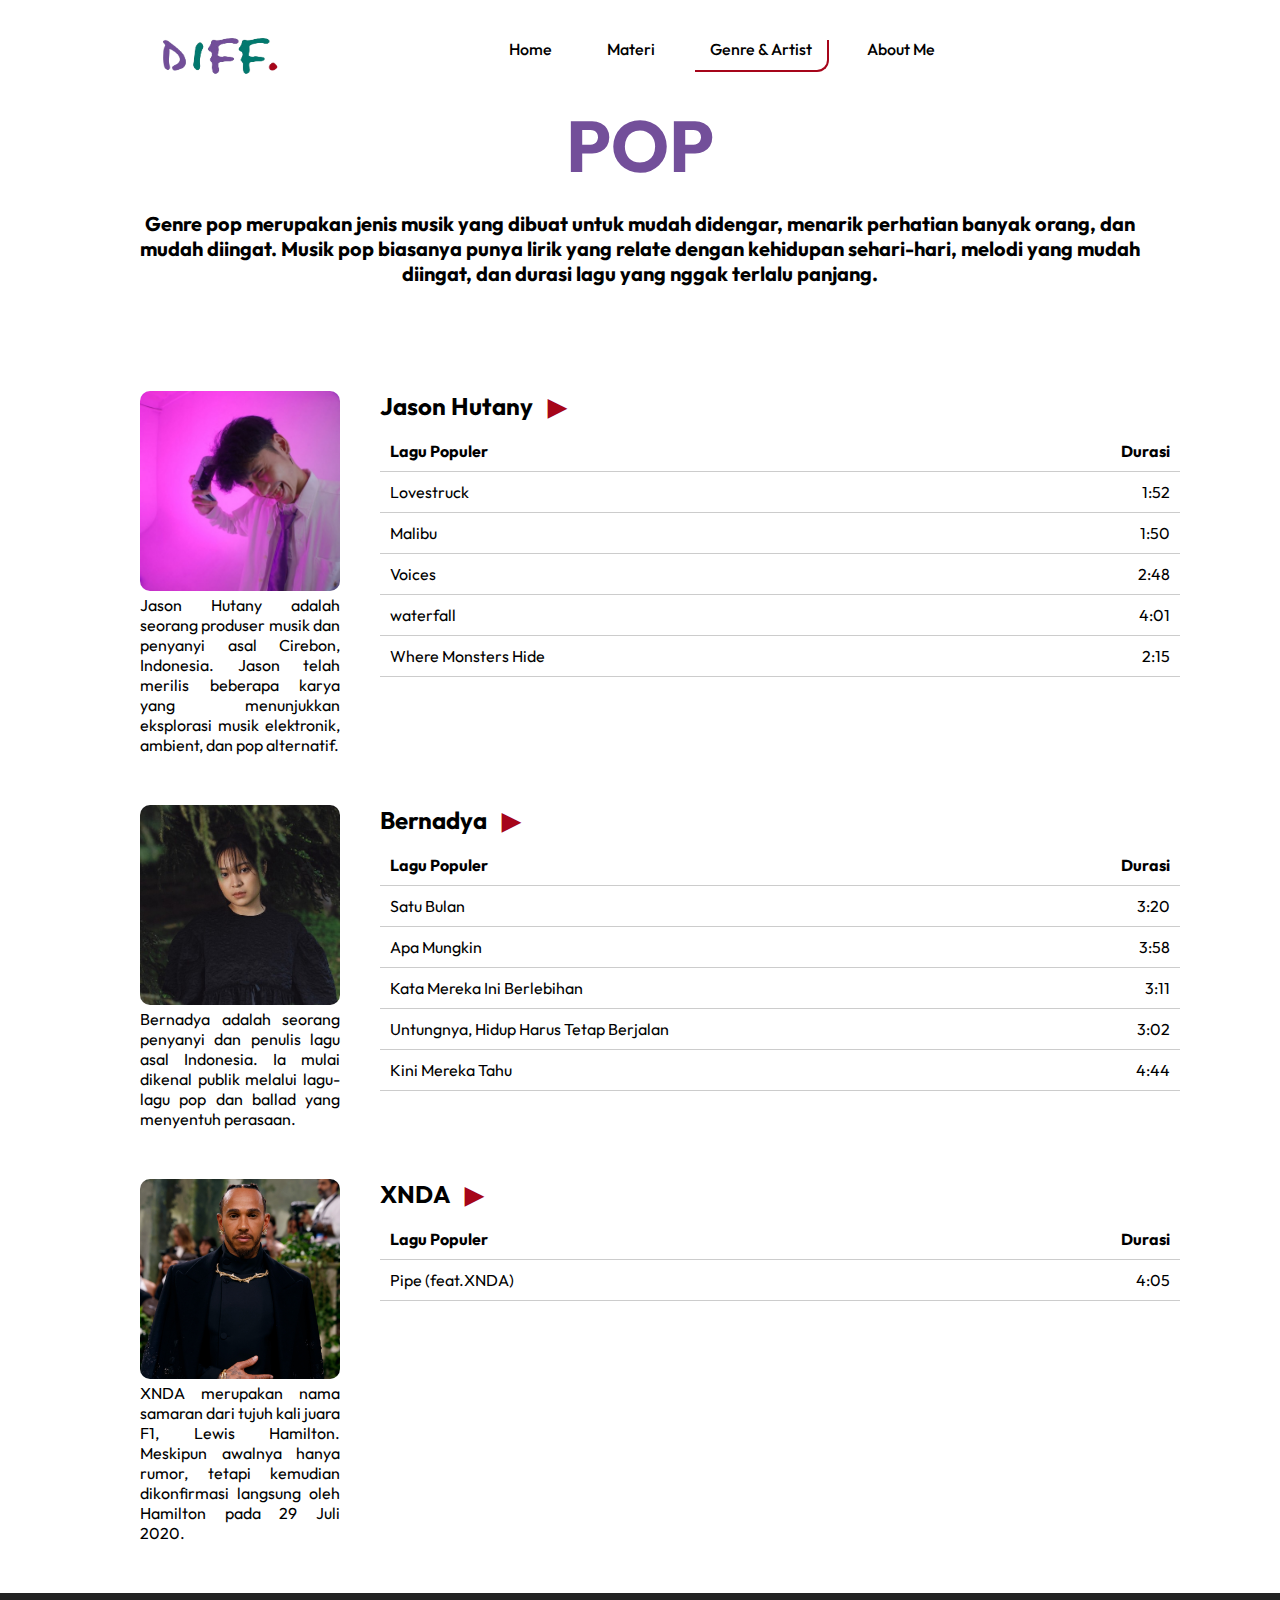
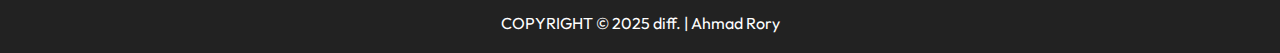
<file: rorypop.html>
<!DOCTYPE html>
<html lang="id">
<head>
  <meta charset="UTF-8"/>
  <meta name="viewport" content="width=device-width, initial-scale=1.0"/>
  <title>Ahmad Rory</title>
  <link rel="stylesheet" href="roryart.css"/>
  <link href="img/a.png" rel="shortcut icon">
  <link rel="preconnect" href="https://fonts.googleapis.com">
  <link rel="preconnect" href="https://fonts.gstatic.com" crossorigin>
  <link href="https://fonts.googleapis.com/css2?family=Outfit:wght@100..900&display=swap" rel="stylesheet">
</head>

<body>
  <div class="container">
    <nav>
      <div class="logo">
        <img src="img/difflogo.png" alt="Logo">
      </div>
      <div class="menu">
        <ul>
          <li><a href="index.html">Home</a></li>
          <li><a href="rorymateri.html">Materi</a></li>
          <li><a href="rorygenre.html" class="active">Genre &amp; Artist</a></li>
          <li><a href="roryabout.html">About Me</a></li>
        </ul>
      </div>
    </nav>
  </div>

  <section class="penjelasan">
    <div class="penjelasan-inner">
        <h1>POP</h1>
        <h4>Genre pop merupakan jenis musik yang dibuat untuk mudah didengar, menarik perhatian banyak orang, dan mudah diingat.  
            Musik pop biasanya punya lirik yang relate dengan kehidupan sehari-hari, melodi yang mudah diingat, 
            dan durasi lagu yang nggak terlalu panjang.
        </h4>
    </div>
  </section>

  <div class="artis-wrapper">
    <section class="artis-container">
        <div class="artkiri">
            <img src="img/son.jpg">
            <p>Jason Hutany adalah seorang produser musik dan penyanyi asal Cirebon, Indonesia. 
                Jason telah merilis beberapa karya yang menunjukkan eksplorasi musik elektronik, ambient, dan pop alternatif.
            </p>
        </div>
        <div class="artkanan">
            <h1>Jason Hutany <a class="play-button" href="https://music.youtube.com/channel/UCFxMb669nciZM4luG65zx2w?si=4zZdMtAUhH2h6M_-" target="_blank">▶</a></h1>
            <table class="lagu">
                <thead>
                    <tr>
                        <th>Lagu Populer</th>
                        <th>Durasi</th>
                    </tr>
                </thead>
                <tbody>
                    <tr><td>Lovestruck</td><td class="time">1:52</td></tr>
                    <tr><td>Malibu</td><td class="time">1:50</td></tr>
                    <tr><td>Voices</td><td class="time">2:48</td></tr>
                    <tr><td>waterfall</td><td class="time">4:01</td></tr>
                    <tr><td>Where Monsters Hide</td><td class="time">2:15</td></tr>
                </tbody>
            </table>
        </div>
    </section>

    <section class="artis-container">
        <div class="artkiri">
            <img src="img/bernadya.jpg">
            <p>Bernadya adalah seorang penyanyi dan penulis lagu asal Indonesia. Ia mulai dikenal publik melalui lagu-lagu pop dan ballad yang menyentuh perasaan.
            </p>
        </div>
        <div class="artkanan">
            <h1>Bernadya <a class="play-button" href="https://music.youtube.com/channel/UCUn9Xjvg8fwqpa58-_XO6zw?si=sja0apVMD2dTzdF4" target="_blank">▶</a></h1>
            <table class="lagu">
                <thead>
                    <tr>
                        <th>Lagu Populer</th>
                        <th>Durasi</th>
                    </tr>
                </thead>
                <tbody>
                    <tr><td>Satu Bulan</td><td class="time">3:20</td></tr>
                    <tr><td>Apa Mungkin</td><td class="time">3:58</td></tr>
                    <tr><td>Kata Mereka Ini Berlebihan</td><td class="time">3:11</td></tr>
                    <tr><td>Untungnya, Hidup Harus Tetap Berjalan</td><td class="time">3:02</td></tr>
                    <tr><td>Kini Mereka Tahu</td><td class="time">4:44</td></tr>
                </tbody>
            </table>
        </div>
    </section>

    <section class="artis-container">
        <div class="artkiri">
            <img src="img/xnda.jpg">
            <p>XNDA merupakan nama samaran dari tujuh kali juara F1, Lewis Hamilton. 
                Meskipun awalnya hanya rumor, tetapi kemudian dikonfirmasi langsung oleh Hamilton pada 29 Juli 2020.
            </p>
        </div>
        <div class="artkanan">
            <h1>XNDA <a class="play-button" href="https://music.youtube.com/watch?v=eePv6GvxXXM&si=16nJIXql1pP4wbBL" target="_blank">▶</a></h1>
            <table class="lagu">
                <thead>
                    <tr>
                        <th>Lagu Populer</th>
                        <th>Durasi</th>
                    </tr>
                </thead>
                <tbody>
                    <tr><td>Pipe (feat.XNDA)</td><td class="time">4:05</td></tr>
                </tbody>
            </table>
        </div>
    </section>
  </div>

  <footer>
    <p>COPYRIGHT &copy; 2025 diff. | 
    <a href="https://www.instagram.com/finetudei/" target="_blank">Ahmad Rory</a></p>
  </footer>
</body>
</html>
</file>
<file: rory.css>
*{
    padding: 0;
    margin: 0;
    box-sizing: border-box;
    font-family: 'Outfit', sans-serif;
}

.container{
    display: flex;
    flex-direction: column;
    align-items: center;
}

nav{
    width: 100%;
    max-width: 1000px;
    background-color: white;
    height: 100px;
    line-height: 40px;
    display: flex;
}

.logo img{
    padding-left: 20px;
    height: 105px;
    width: 139px;
    display: inline;
}

.menu ul {
    display: flex;
    flex-direction: row;
    padding-left: 200px;
}

.menu ul li {
    padding-top: 26px;
    padding-right: 10px;
    list-style: none;
    background-color: white;
}

.menu a {
    position: relative;
    margin-left: 15px;
    text-decoration: none;
    padding: 3px 15px;
    color: black;
    font-weight: 500;
    transition: color 0.3s ease;
    display: inline-block;
}

.menu a::after {
    content: "";
    position: absolute;
    left: 0;
    bottom: 0;
    width: 0%;
    height: 2px;
    background-color: #a6051a;
    transition: all 0.4s ease;
}

.menu a:hover::after {
    width: 100%;
}

.menu a.active::after {
    width: 100%;
    height: 30px;
    border-bottom: 2px solid #a6051a;
    border-right: 2px solid #a6051a;
    border-bottom-right-radius: 12px;
    background-color: transparent;
}

.atasan {
    background-color: white;
    color: #100621;
    width: 100%;
    height: 690px;
}

.atasan-inner {
    display: flex;
    margin: auto;
}

.atasangam img {
    height: 690px;
    width: 690px;
    object-fit: cover;
}

.atasantek {
    padding-left: 20px;
    display: flex;
    flex-direction: column;
    text-align: left;
    font-size: 25px;
}

.atasantek p{
    font-size: 110px;
    padding-top: 10px;
}

.start{
    background-color: #a6051a;
    height: 50px;
    width: 200px;
    text-align: center;
    border-radius: 15px;
    margin: 10px 0 0 285px;
    display: flex;
    justify-content: center;
    align-items: center;
}

.start a{
    text-decoration: none;
    color: white;
    display: block;
    width: 100%;
    height: 100%;
    line-height: 45px;
    text-align: center;
    box-sizing: border-box;
}

.start a:hover{
    background-color: white;
    color: #100621;
    border-radius: 15px;
    box-shadow: 0 0 0 3px #a6051a;
}

.kenapa{
    width: 100%;
    color: black;
    background-color: white;
    padding-top: 40px;
}

.kenapa-inner{
    display: flex;
    max-width: 1000px;
    margin: auto;
    padding: 50px 20px;
}

.kenapatek{
    text-align: center;
    padding-right: 8px;
}

.kenapatek h1{
    color: #734f9a;
    font-size: 72px;
}

.kenapatekk{
    display: flex;
    padding-top: 30px;
    justify-content: center;
    text-align: center;
    flex-direction: row;
    height: 200px;
}

.kenapatekk .kt1, .kt2, .kt3{
    padding-right: 10px;
    font-size: larger;
} 

.kenapagam img{
    height: 200px;
    width: 200px;
    border-radius: 20px;
    object-fit: cover;
}

.genpop{
    width: 100%;
    color: black;
    background-color: #01796f;
}

.genpop-inner{
    max-width: 1000px;
    margin: auto;
    padding: 50px 20px;
}

.genpop-inner h1{
    text-align: center;
    font-size: 72px;
    color: white;
}

.gencard{
    display: flex;
    text-align: center;
    justify-content: center;
    margin-top: 30px;
    transition: transform 0.2s ease;
}

.gencard a{
    text-decoration: none;
    color: white;
}

.genpop1{
    padding: 120px 25px 25px 25px;
    margin-right: 50px;
    background: linear-gradient(135deg, #ff6a00 0%, #ee0979 100%);
    border-radius: 8px;
    width: 250px;
    height: 300px;
    margin-left: 37px;
}

.genpop2{
    padding: 120px 25px 25px 25px;
    margin-right: 50px;
    background: linear-gradient(135deg, #0062e6 0%, #33a1fd 100%);
    border-radius: 8px;
    width: 250px;
    height: 300px;
    margin-left: 37px;
}

.genpop3{
    padding: 120px 25px 25px 25px;
    background: linear-gradient(to right, #800000, #2c2c2c);
    border-radius: 8px;
    width: 250px;
    height: 300px;
    margin-left: 37px;
}

.genpop1:hover, .genpop2:hover, .genpop3:hover{
    transform: scale(0.9);
}

.artisrec{
    width: 100%;
    color: black;
    background-color: white;
}

.artisrec-inner{
    max-width: 1000px;
    margin: auto;
    padding: 50px 20px;
}

.artisrec-inner h1{
    text-align: center;
    font-size: 72px;
    color: #734f9a;
}

.artcard{
    display: flex;
    text-align: center;
    justify-content: center;
    margin-top: 30px;
}

.artcard h2{
    color: white;

}

.artrec1{
    padding: 120px 25px 25px 25px;
    margin-right: 50px;
    background: linear-gradient(rgba(0, 0, 0, 0.1), rgba(0, 0, 0, 0.1)), url("img/hindia.jpg");
    background-size: cover;
    background-position: center;
    border-radius: 8px;
    width: 250px;
    height: 300px;
    margin-left: 37px;
}

.artrec2{
    padding: 120px 25px 25px 25px;
    margin-right: 50px;
    background: linear-gradient(rgba(0, 0, 0, 0.1), rgba(0, 0, 0, 0.1)), url("img/got7.jpg");
    background-size: cover;
    background-position: center;
    border-radius: 8px;
    width: 250px;
    height: 300px;
    margin-left: 37px;
}

.artrec3{
    padding: 120px 25px 25px 25px;
    background: linear-gradient(rgba(0, 0, 0, 0.1), rgba(0, 0, 0, 0.1)), url("img/feast.jpg");
    background-size: cover;
    background-position: center;
    border-radius: 8px;
    width: 250px;
    height: 300px;
    margin-left: 37px;
}

footer {
    text-align: center;
    padding: 20px;
    background-color: #222;
    color: white;
}

footer a {
    color: white;
    text-decoration: none;
}

footer a:hover{
    color: #f9f940;
}
</file>
<file: roryabout.css>
*{
    padding: 0;
    margin: 0;
    box-sizing: border-box;
    font-family: 'Outfit', sans-serif;
}

.container{
    display: flex;
    flex-direction: column;
    align-items: center;
}

nav{
    width: 100%;
    max-width: 1000px;
    background-color: white;
    height: 100px;
    line-height: 40px;
    display: flex;
}

.logo img{
    padding-left: 20px;
    height: 105px;
    width: 139px;
    display: inline;
}

.menu ul {
    display: flex;
    flex-direction: row;
    padding-left: 200px;
}

.menu ul li {
    padding-top: 26px;
    padding-right: 10px;
    list-style: none;
    background-color: white;
}

.menu a {
    position: relative;
    margin-left: 15px;
    text-decoration: none;
    padding: 3px 15px;
    color: black;
    font-weight: 500;
    transition: color 0.3s ease;
    display: inline-block;
}

.menu a::after {
    content: "";
    position: absolute;
    left: 0;
    bottom: 0;
    width: 0%;
    height: 2px;
    background-color: #a6051a;
    transition: all 0.4s ease;
}

.menu a:hover::after {
    width: 100%;
}

.menu a.active::after {
    width: 100%;
    height: 30px;
    border-bottom: 2px solid #a6051a;
    border-right: 2px solid #a6051a;
    border-bottom-right-radius: 12px;
    background-color: transparent;
}

.profil {
    background-color: white;
    color: #100621;
    width: 100%;
    height: 690px;
}

.profil-inner {
    margin: auto;
    justify-content: center;
    max-width: 1000px;
}

.profil-inner h1, p{
    text-align: center;
    font-size: 20px;
}

.profil-inner h1{
    font-size: 72px;
    color: #734f9a;

}

.profil-inner p{
    padding-top: 44px;
}

.prof{
    width: 320px;
    height: 440px;
    margin-left: 330px;
    background-color: #a6051a;
    border-radius: 0 0 8px 8px;
    overflow: hidden;
    cursor: pointer;
    display: flex;
    flex-direction: column;
    align-items: center;
}

.proftek{
    text-align: center;
    padding: 15px 0;
    color: white;
    transition: transform 0.3s ease;
    background-color: #a6051a;
    width: 100%;
    height: 100%;
    display: block;
    box-sizing: border-box;
}

.profgam img {
    width: 100%;
    height: 320px;
    object-fit: cover;
    transition: transform 0.5s ease;
    border-radius: 0;
}

.prof:hover .profgam img {
    transform: scale(1.1);
}

.prof:hover .proftek {
    transform: translateY(-10px);
    color: #8bd450;
    background-color: #734f9a;
    box-shadow: 0 0 0 10px #734f9a;
}

.profil-inner a{
    text-decoration: none;
    color: #100621;
    display: inline-block;
    transition: transform 0.2s ease;
}

.profil-inner a:hover{
    color: #a6051a;
    transform: scale(1.1);
}

.boutta{
    width: 100%;
    color: black;
    background-color: #01796f;
    color: white;
}

.boutta-inner{
    max-width: 1000px;
    margin: auto;
    text-align: center;
    justify-content: center;
}

.boutta h1{
    font-size: 72px;
    padding-top: 70px;
}

.boutta h4{
    padding-top: 20px;
    text-align: center;
    flex-direction: row;
    height: 170px;
    font-size: 20px;
}

.fitur{
    width: 100%;
    background-color: white;
}

.fitur-inner{
    max-width: 1000px;
    margin: auto;
    padding: 50px 20px;
}

.fitur-inner h1{
    text-align: center;
    font-size: 72px;
    color: #734f9a;
}

.fitcard{
    display: flex;
    text-align: center;
    justify-content: center;
    margin-top: 30px;
}

.fitcard h4{
    font-size: 21px;
    position: relative;
    z-index: 2;
}

.fit1, .fit2, .fit3 {
    position: relative;
    padding: 120px 25px 25px 25px;
    margin: 0 37px;
    width: 250px;
    height: 300px;
    background-color: white;
}

.fit1::before, .fit2::before, .fit3::before {
    content: "";
    position: absolute;
    top: 0;
    right: 0;
    width: 100%;
    height: 100%;
    border-top: 2px solid black;
    border-right: 2px solid black;
    border-top-right-radius: 12px;
    transition: border-color 0.3s ease, top 0.3s ease;
    z-index: 1;
}

.fit1{
    color: #3874c4;
}

.fit1:hover, .fit2:hover, .fit3:hover{
    color: black;
}

.fit1:hover::before {
    top: -10px;
    border-color: #3874c4;
}

.fit2{
    color: #f0042c;
}

.fit2:hover::before {
    top: -10px;
    border-color: #f0042c;
    color: black;
}

.fit3{
    color: #28f4d4;
}

.fit3:hover::before {
    top: -10px;
    border-color: #28f4d4;
}

footer {
    text-align: center;
    padding: 20px;
    background-color: #222;
    color: white;
}

footer a {
    color: white;
    text-decoration: none;
}

footer a:hover{
    color: #f9f940;
}
</file>
<file: rorygenre.css>
*{
    padding: 0;
    margin: 0;
    box-sizing: border-box;
    font-family: 'Outfit', sans-serif;
}

.container{
    display: flex;
    flex-direction: column;
    align-items: center;
}

nav{
    width: 100%;
    max-width: 1000px;
    background-color: white;
    height: 100px;
    line-height: 40px;
    display: flex;
}

.logo img{
    padding-left: 20px;
    height: 105px;
    width: 139px;
    display: inline;
}

.menu ul {
    display: flex;
    flex-direction: row;
    padding-left: 200px;
}

.menu ul li {
    padding-top: 26px;
    padding-right: 10px;
    list-style: none;
    background-color: white;
}

.menu a {
    position: relative;
    margin-left: 15px;
    text-decoration: none;
    padding: 3px 15px;
    color: black;
    font-weight: 500;
    transition: color 0.3s ease;
    display: inline-block;
}

.menu a::after {
    content: "";
    position: absolute;
    left: 0;
    bottom: 0;
    width: 0%;
    height: 2px;
    background-color: #a6051a;
    transition: all 0.4s ease;
}

.menu a:hover::after {
    width: 100%;
}

.menu a.active::after {
    width: 100%;
    height: 30px;
    border-bottom: 2px solid #a6051a;
    border-right: 2px solid #a6051a;
    border-bottom-right-radius: 12px;
    background-color: transparent;
}

.penjelasan{
    width: 100%;
    color: black;
    background-color: white;
}

.penjelasan-inner{
    max-width: 1000px;
    margin: auto;
    text-align: center;
    justify-content: center;
}

.penjelasan h1{
    color: #734f9a;
    font-size: 72px;
}

.penjelasan h4{
    padding-top: 20px;
    text-align: center;
    flex-direction: row;
    height: 200px;
    font-size: 20px;
}

.genre{
    width: 100%;
    color: black;
    background-color: #01796f;
}

.genre-inner{
    max-width: 1000px;
    margin: auto;
    padding: 50px 20px;
}

.genre-inner h1{
    text-align: center;
    font-size: 72px;
    color: white;
}

.gecard{
    display: flex;
    text-align: center;
    justify-content: center;
    margin-top: 30px;
    transition: transform 0.2s ease;
}

.gecard a{
    text-decoration: none;
    color: white;
}

.genre1{
    padding: 120px 25px 25px 25px;
    margin-right: 50px;
    background: linear-gradient(135deg, #ff6a00 0%, #ee0979 100%);
    border-radius: 8px;
    width: 250px;
    height: 300px;
    margin-left: 37px;
}

.genre2{
    padding: 120px 25px 25px 25px;
    margin-right: 50px;
    background: linear-gradient(135deg, #0062e6 0%, #33a1fd 100%);
    border-radius: 8px;
    width: 250px;
    height: 300px;
    margin-left: 37px;
}

.genre3{
    padding: 120px 25px 25px 25px;
    background: linear-gradient(to right, #800000, #2c2c2c);
    border-radius: 8px;
    width: 250px;
    height: 300px;
    margin-left: 37px;
}

.genre1:hover, .genre2:hover, .genre3:hover{
    transform: scale(0.9);
}

footer {
    text-align: center;
    padding: 20px;
    background-color: #222;
    color: white;
}

footer a {
    color: white;
    text-decoration: none;
}

footer a:hover{
    color: #f9f940;
}
</file>
<file: roryart.css>
*{
    padding: 0;
    margin: 0;
    box-sizing: border-box;
    font-family: 'Outfit', sans-serif;
}

.container{
    display: flex;
    flex-direction: column;
    align-items: center;
}

nav{
    width: 100%;
    max-width: 1000px;
    background-color: white;
    height: 100px;
    line-height: 40px;
    display: flex;
}

.logo img{
    padding-left: 20px;
    height: 105px;
    width: 139px;
    display: inline;
}

.menu ul {
    display: flex;
    flex-direction: row;
    padding-left: 200px;
}

.menu ul li {
    padding-top: 26px;
    padding-right: 10px;
    list-style: none;
    background-color: white;
}

.menu a {
    position: relative;
    margin-left: 15px;
    text-decoration: none;
    padding: 3px 15px;
    color: black;
    font-weight: 500;
    transition: color 0.3s ease;
    display: inline-block;
}

.menu a::after {
    content: "";
    position: absolute;
    left: 0;
    bottom: 0;
    width: 0%;
    height: 2px;
    background-color: #a6051a;
    transition: all 0.4s ease;
}

.menu a:hover::after {
    width: 100%;
}

.menu a.active::after {
    width: 100%;
    height: 30px;
    border-bottom: 2px solid #a6051a;
    border-right: 2px solid #a6051a;
    border-bottom-right-radius: 12px;
    background-color: transparent;
}

.penjelasan{
    width: 100%;
    color: black;
    background-color: white;
}

.penjelasan-inner{
    max-width: 1000px;
    margin: auto;
    text-align: center;
    justify-content: center;
}

.penjelasan h1{
    color: #734f9a;
    font-size: 72px;
}

.penjelasan h4{
    padding-top: 20px;
    text-align: center;
    flex-direction: row;
    height: 200px;
    font-size: 20px;
}

.artis-wrapper {
  max-width: 1000px;
  margin: 0 auto;
}

.artis-container {
    display: flex;
    gap: 40px;
    margin-bottom: 50px;
}

.artkiri img {
    width: 200px;
    border-radius: 10px;
}

.artkiri p{
    text-align: justify;
}

.artkanan h1 {
    font-size: 24px;
    margin-bottom: 10px;
}

.artkanan a{
    padding-left: 10px;
    color: #a6051a;
    text-decoration: none;
    display: inline-block;
    transition: transform 0.2s ease;
}

.artkanan a:hover{
    color: #01796f;
    transform: scale(1.4);
}

.lagu {
    width: 800px;
    border-collapse: collapse;
}

.lagu th, .lagu td {
    padding: 10px;
    border-bottom: 1px solid #ccc;
}

.lagu th:nth-child(1){
    text-align: left;
}

.lagu th:nth-child(2), .lagu td:nth-child(2) {
    text-align: right;
}

.lagu td:first-child:hover {
    color: #01796f;
}

footer {
    text-align: center;
    padding: 20px;
    background-color: #222;
    color: white;
}

footer a {
    color: white;
    text-decoration: none;
}

footer a:hover{
    color: #f9f940;
}
</file>
<file: rorymateri.css>
*{
    padding: 0;
    margin: 0;
    box-sizing: border-box;
    font-family: 'Outfit', sans-serif;
}

.container{
    display: flex;
    flex-direction: column;
    align-items: center;
}

nav{
    width: 100%;
    max-width: 1000px;
    background-color: white;
    height: 100px;
    line-height: 40px;
    display: flex;
}

.logo img{
    padding-left: 20px;
    height: 105px;
    width: 139px;
    display: inline;
}

.menu ul {
    display: flex;
    flex-direction: row;
    padding-left: 200px;
}

.menu ul li {
    padding-top: 26px;
    padding-right: 10px;
    list-style: none;
    background-color: white;
}

.menu a {
    position: relative;
    margin-left: 15px;
    text-decoration: none;
    padding: 3px 15px;
    color: black;
    font-weight: 500;
    transition: color 0.3s ease;
    display: inline-block;
}

.menu a::after {
    content: "";
    position: absolute;
    left: 0;
    bottom: 0;
    width: 0%;
    height: 2px;
    background-color: #a6051a;
    transition: all 0.4s ease;
}

.menu a:hover::after {
    width: 100%;
}

.menu a.active::after {
    width: 100%;
    height: 30px;
    border-bottom: 2px solid #a6051a;
    border-right: 2px solid #a6051a;
    border-bottom-right-radius: 12px;
    background-color: transparent;
}

.apatu{
    width: 100%;
    color: black;
    background-color: white;
}

.apatu-inner{
    max-width: 1000px;
    margin: auto;
    text-align: center;
    justify-content: center;
}

.apatu h1{
    color: #734f9a;
    font-size: 72px;
}

.apatu h4{
    padding-top: 20px;
    text-align: center;
    flex-direction: row;
    height: 200px;
    font-size: 20px;
}

.unsdas {
    width:100%;
    height: 700px;
    background-color: #01796f;
    padding-top: 70px;
}

.unsdas-inner{
    max-width: 1000px;
    margin: auto;
    text-align: center;
    justify-content: center;
}

.unsdas img{
    width: 5rem;
    height: 5rem;
    margin-right: 1rem;
    padding-top: 5px;
}

.unsdas h1{
    text-align: center;
    font-size: 72px;
    color: white;
}

.unscard{
    display: flex;
    flex-wrap: wrap;
    justify-content: center;
    gap: 20px;
    padding-top: 20px;
    transition: transform 0.2s ease;
}

.ud1, .ud2, .ud3 {
    background-color: white;
    border-radius: 8px;
    padding: 25px;
    width: 300px;
    height: auto;
}

.ud1:hover, .ud2:hover, .ud3:hover {
    transform: scale(1.1);
}

.ud2 {
    background-color: rgb(221, 234, 227);
}

.jenins{
    width: 100%;
    color: black;
    background-color: #01796f;
    padding-top: 70px;
    padding-bottom: 90px;
}

.jenins-inner{
    max-width: 1000px;
    margin: auto;
    color: white;
}

.jenins-inner h1{
    text-align: center;
    font-size: 72px;
}

.jenins img{
    width: 250px;
    height: 250px;
}

.ji {
    display: flex;
    flex-direction: column;
    gap: 50px;
}

.ji1, .ji2 {
    display: flex;
    align-items: center;
    justify-content: flex-start;
}

.jitek {
    display: flex;
    flex-direction: column;
    margin: 0 20px;
}

.jitek h4{
    font-size: 40px;
}

.jitek p{
    font-size: 20px;
    padding-top: 10px;
}

.ji2 {
    justify-content: space-between;
}

.ji2 img {
    order: 2;
    width: 250px;
    height: 250px;
}

.camen{
    padding-top: 70px;
    width: 100%;
    height: 300px;
    color: black;
    background-color: white;
}

.camen-inner{
    max-width: 1000px;
    margin: auto;
    text-align: center;
    justify-content: center;
}

.camen h1{
    color: #734f9a;
    font-size: 72px;
}

.camen h4{
    padding-top: 20px;
    text-align: center;
    flex-direction: row;
    height: 200px;
    font-size: 20px;
}

footer {
    text-align: center;
    padding: 20px;
    background-color: #222;
    color: white;
}

footer a {
    color: white;
    text-decoration: none;
}

footer a:hover{
    color: #f9f940;
}
</file>
